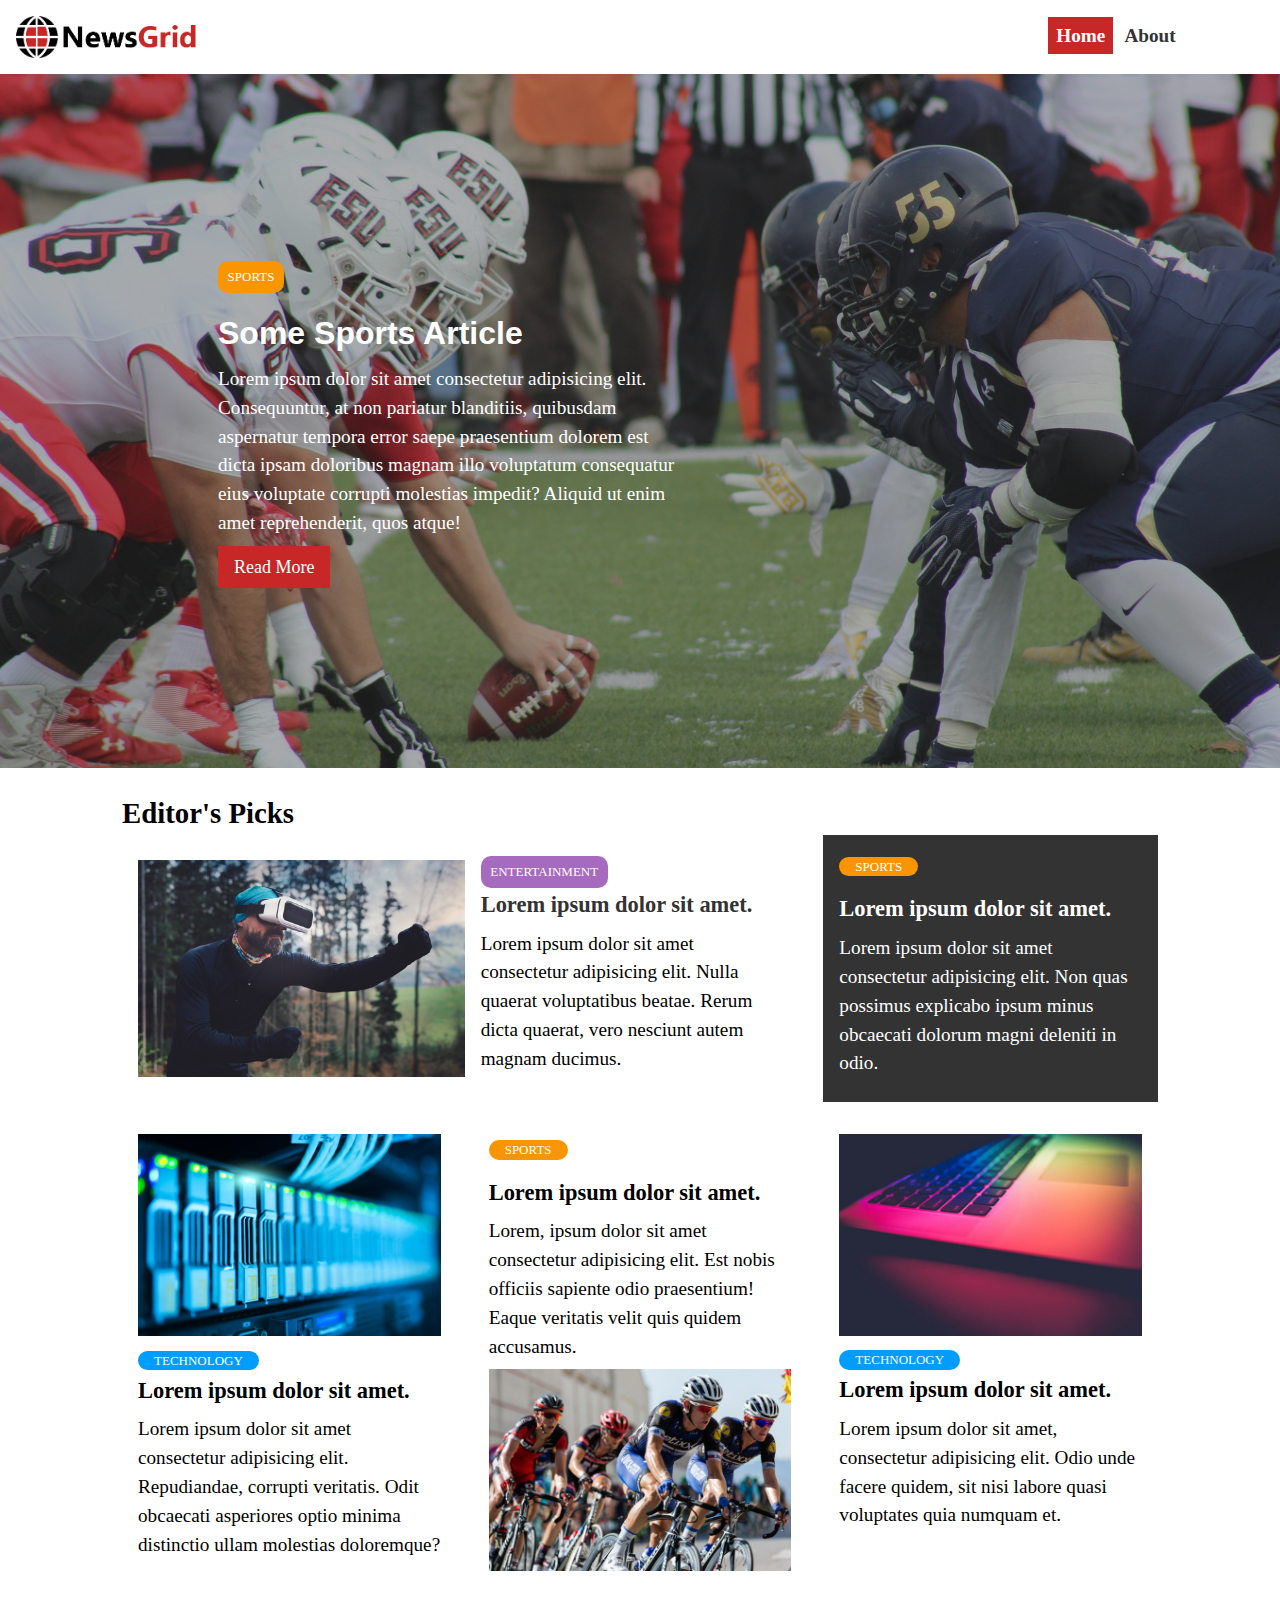
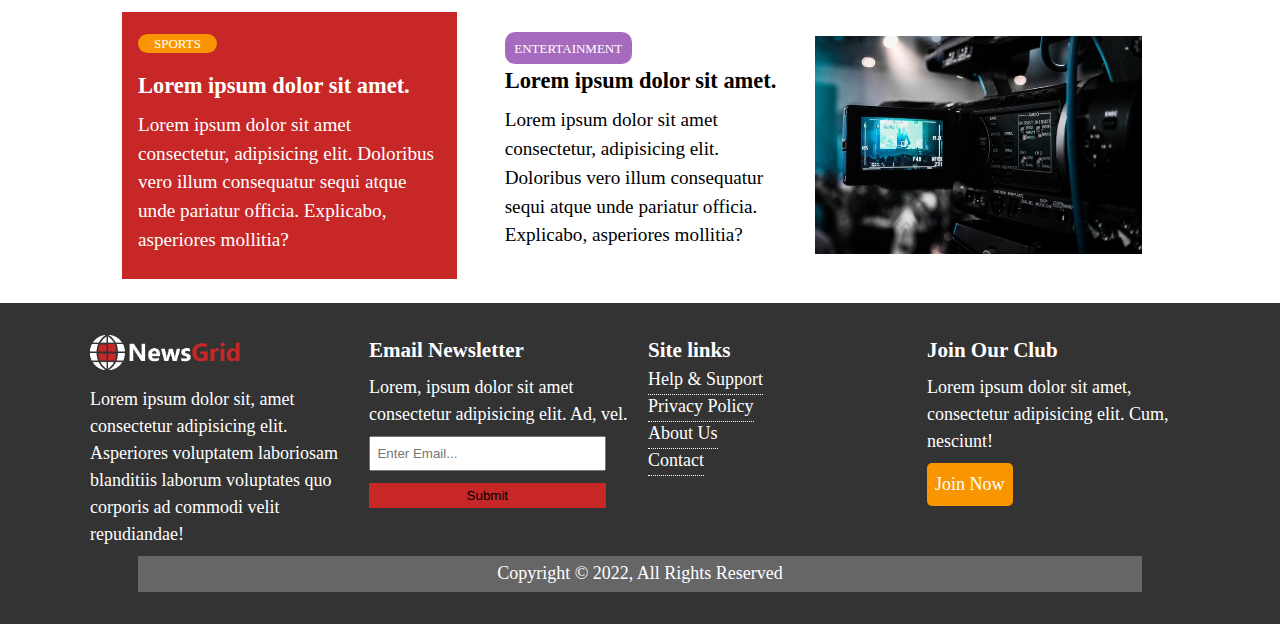
<file: index.html>
<!DOCTYPE html>
<html lang="en">
<head>
  <meta charset="UTF-8">
  <meta http-equiv="X-UA-Compatible" content="IE=edge">
  <meta name="viewport" content="width=device-width, initial-scale=1.0">
  <link rel="stylesheet" href="https://use.fontawesome.com/releases/v5.6.3/css/all.css" integrity="sha384-UHRtZLI+pbxtHCWp1t77Bi1L4ZtiqrqD80Kn4Z8NTSRyMA2Fd33n5dQ8lWUE00s/" crossorigin="anonymous">
  <link rel="stylesheet" href="./Newsgrid2.css">
  <link rel="stylesheet"  media="screen and (max-width: 768px)" href="./MobileNewsgrid.css">
  <link rel="shortcut icon" type="image/x-icon" href="favicon.ico">
  <title>News Grid2 | Latest News </title>
</head>
<body>
  <nav id="navbar">
    <div class="navbar">
      <img src="./IMGS2/logo.png" alt="drag" class="logo">
      <div class="socials">
      <a href="http:/facebook.com" target="_blank"><i class="fab fa-facebook fa-2x"></i></a>
      <a href="http:/twitter.com"  target="_blank"><i class="fab fa-twitter fa-2x"></i></a>
      <a href="http:/instagram.com"  target="_blank"><i class="fab fa-instagram fa-2x"></i></a>
      <a href="http:/youtube.com"  target="_blank"><i class="fab fa-youtube fa-2x"></i></a>
    </div>
    <ul>
      <li><a href="index.html" class="current">Home</a></li>
      <li><a href="About.html">About</a></li>
    </ul>
    </div>
  </nav>
 <!-- Showcase -->
 <header id="showcase">
  <div class="container">
    <div class="showcase-container">
      <div class="showcase-content">
        <div class="category category-sports">Sports</div>
        <h1>Some Sports Article</h1>
        <p>Lorem ipsum dolor sit amet consectetur adipisicing elit. Consequuntur, at non pariatur blanditiis, quibusdam aspernatur tempora error saepe praesentium dolorem est dicta ipsam doloribus magnam illo voluptatum consequatur eius voluptate corrupti molestias impedit? Aliquid ut enim amet reprehenderit, quos atque!</p>
        <a href="home-articles" class="btn btn-primary">Read More</a>
      </div>
    </div>
  </div>
</header>
<section id="card" class="py-2">
  <div class="wrap">
  <h2>Editor's Picks</h2>
  <div class="card1">
  <article class="card">
    <img src="./ARTICLE2/ent1.jpg" alt="drag">
    <div>
    <div class="category category-ent">ENTERTAINMENT</div>
    <h3><a href="article.html">Lorem ipsum dolor sit amet.</a></h3>
    <p>Lorem ipsum dolor sit amet consectetur adipisicing elit. Nulla quaerat voluptatibus beatae. Rerum dicta quaerat, vero nesciunt autem magnam ducimus.</p>
  </div>
  </article>
  <article class="card bg-dark">
    <div class=" category category-sports">SPORTS</div>
    <h3>Lorem ipsum dolor sit amet.</h3>
    <p>Lorem ipsum dolor sit amet consectetur adipisicing elit. Non quas possimus explicabo ipsum minus obcaecati dolorum magni deleniti in odio.</p>
  </article>
  <article class="card">
    <img src="./ARTICLE2/tech1.jpg" alt="drag">
    <div class="category category-tech">TECHNOLOGY</div>
    <h3>Lorem ipsum dolor sit amet.</h3>
    <p>Lorem ipsum dolor sit amet consectetur adipisicing elit. Repudiandae, corrupti veritatis. Odit obcaecati asperiores optio minima distinctio ullam molestias doloremque?</p>
  </article>
  <article class="card">
    <div class="category category-sports">SPORTS</div>
    <h3>Lorem ipsum dolor sit amet.</h3>
    <p>Lorem, ipsum dolor sit amet consectetur adipisicing elit. Est nobis officiis sapiente odio praesentium! Eaque veritatis velit quis quidem accusamus.</p>
    <img src="./ARTICLE2/sports1.jpg" alt="drag">
  </article>
  <article class="card">
    <img src="./ARTICLE2/tech2.jpg" alt="">
    <div class="category category-tech">TECHNOLOGY</div>
    <h3>Lorem ipsum dolor sit amet.</h3>
    <p>Lorem ipsum dolor sit amet, consectetur adipisicing elit. Odio unde facere quidem, sit nisi labore quasi voluptates quia numquam et.</p>
  </article>
  <article class="card bg-light">
    <div class="category category-sports">SPORTS</div>
    <h3>Lorem ipsum dolor sit amet.</h3>
    <p>Lorem ipsum dolor sit amet consectetur, adipisicing elit. Doloribus vero illum consequatur sequi atque unde pariatur officia. Explicabo, asperiores mollitia?</p>
  </article>
  <article class="card">
    <div>
      <div class="category category-ent">ENTERTAINMENT</div>
      <h3>Lorem ipsum dolor sit amet.</h3>
      <p>Lorem ipsum dolor sit amet consectetur, adipisicing elit. Doloribus vero illum consequatur sequi atque unde pariatur officia. Explicabo, asperiores mollitia?</p>
    </div>
    <img src="./ARTICLE2/ent2.jpg" alt="drag">
      </article>
      </div>
  </div>
</section>
<!-- Footer -->
<footer id="foot">
  <div class="last1">
  <div class="last">
    <div>
      <img src="./IMGS2/logo_light.png" alt="">
      <p>Lorem ipsum dolor sit, amet consectetur adipisicing elit. Asperiores voluptatem laboriosam blanditiis laborum voluptates quo corporis ad commodi velit repudiandae!</p>
    </div>
    <div>
      <h3>Email Newsletter</h3>
      <p>Lorem, ipsum dolor sit amet consectetur adipisicing elit. Ad, vel.</p>
      <form>
        <input type="email" placeholder="Enter Email...">
        <input type="submit" name="Submit" class="submit">
      </form>
    </div>
    <div class="center">
      <h3>Site links</h3>
      <ul>
        <li><a href="#">Help & Support</a></li>
        <li><a href="#">Privacy Policy</a></li>
        <li><a href="#">About Us</a></li>
        <li><a href="#">Contact</a></li>
      </ul>
    </div>
    <div>
      <h3>Join Our Club</h3>
      <p class="join1">Lorem ipsum dolor sit amet, consectetur adipisicing elit. Cum, nesciunt!</p>
      <a href="#" class="join">Join Now</a>
    </div>
  </div>
  <p class="copy">Copyright &copy; 2022, All Rights Reserved</p>
  </div>
</footer>
</body>
</html>
</file>
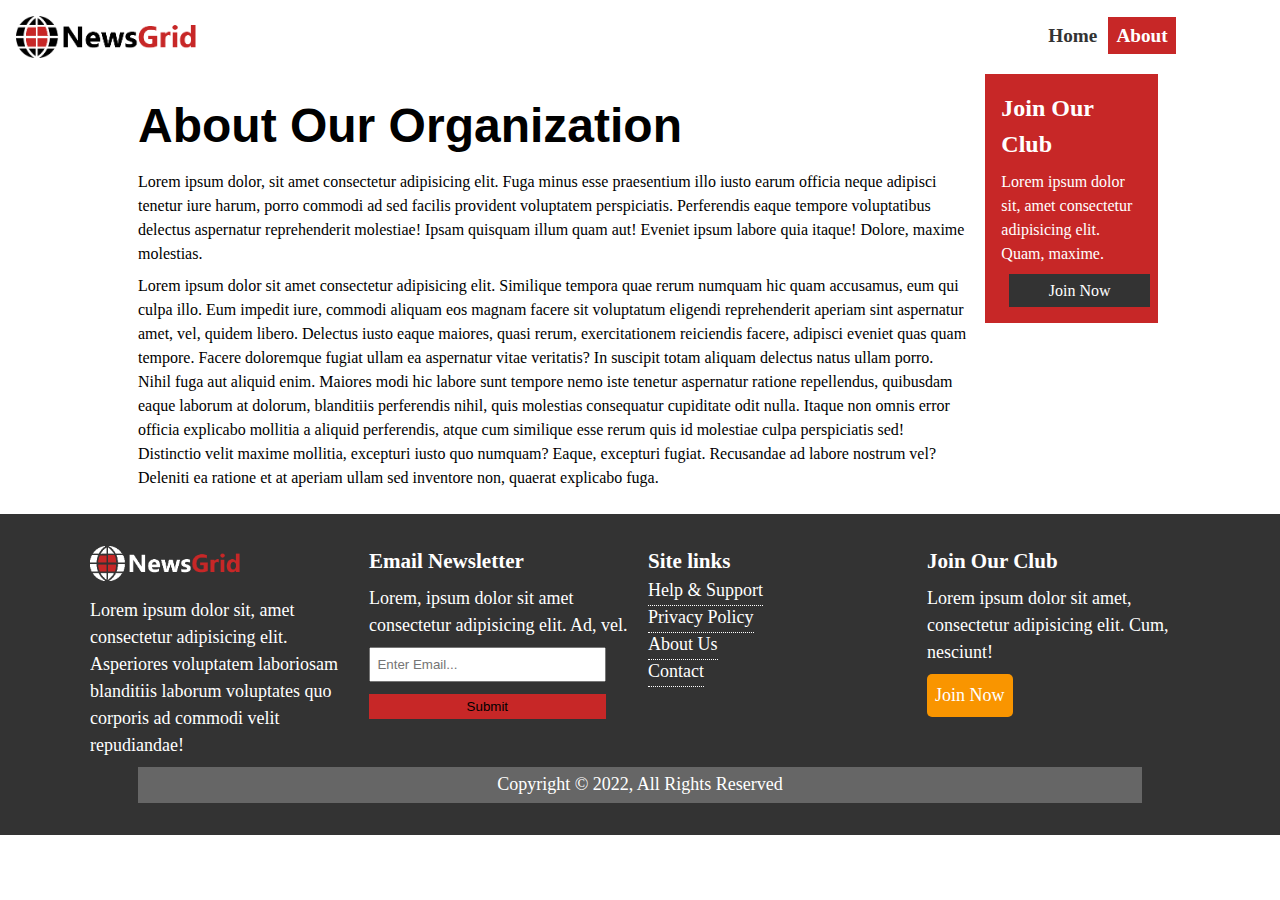
<file: About.html>
<!DOCTYPE html>
<html lang="en">
<head>
  <meta charset="UTF-8">
  <meta http-equiv="X-UA-Compatible" content="IE=edge">
  <meta name="viewport" content="width=device-width, initial-scale=1.0">
  <link rel="stylesheet" href="https://use.fontawesome.com/releases/v5.6.3/css/all.css" integrity="sha384-UHRtZLI+pbxtHCWp1t77Bi1L4ZtiqrqD80Kn4Z8NTSRyMA2Fd33n5dQ8lWUE00s/" crossorigin="anonymous">
  <link rel="stylesheet" href="./Newsgrid2.css">
  <link rel="stylesheet"  media="screen and (max-width: 768px)" href="./MobileNewsgrid.css">
  <link rel="shortcut icon" type="image/x-icon" href="favicon.ico">
  <title>News Grid2 | Latest News </title>
</head>
<body>
  <nav id="navbar">
    <div class="navbar">
      <img src="./IMGS2/logo.png" alt="drag" class="logo">
      <div class="socials">
      <a href="http:/facebook.com" target="_blank"><i class="fab fa-facebook fa-2x"></i></a>
      <a href="http:/twitter.com"  target="_blank"><i class="fab fa-twitter fa-2x"></i></a>
      <a href="http:/instagram.com"  target="_blank"><i class="fab fa-instagram fa-2x"></i></a>
      <a href="http:/youtube.com"  target="_blank"><i class="fab fa-youtube fa-2x"></i></a>
    </div>
    <ul>
      <li><a href="index.html" >Home</a></li>
      <li><a href="About.html" class="current">About</a></li>
    </ul>
    </div>
  </nav>
 <section id="about">
  <div class="container">
    <div class="page-container">
      <article class="card">
        <h1 class="l-heading">About Our Organization</h1>
          <p>Lorem ipsum dolor, sit amet consectetur adipisicing elit. Fuga minus esse praesentium illo iusto earum officia neque adipisci tenetur iure harum, porro commodi ad sed facilis provident voluptatem perspiciatis. Perferendis eaque tempore voluptatibus delectus aspernatur reprehenderit molestiae! Ipsam quisquam illum quam aut! Eveniet ipsum labore quia itaque! Dolore, maxime molestias.</p>
          <p>Lorem ipsum dolor sit amet consectetur adipisicing elit. Similique tempora quae rerum numquam hic quam accusamus, eum qui culpa illo. Eum impedit iure, commodi aliquam eos magnam facere sit voluptatum eligendi reprehenderit aperiam sint aspernatur amet, vel, quidem libero. Delectus iusto eaque maiores, quasi rerum, exercitationem reiciendis facere, adipisci eveniet quas quam tempore. Facere doloremque fugiat ullam ea aspernatur vitae veritatis? In suscipit totam aliquam delectus natus ullam porro. Nihil fuga aut aliquid enim. Maiores modi hic labore sunt tempore nemo iste tenetur aspernatur ratione repellendus, quibusdam eaque laborum at dolorum, blanditiis perferendis nihil, quis molestias consequatur cupiditate odit nulla. Itaque non omnis error officia explicabo mollitia a aliquid perferendis, atque cum similique esse rerum quis id molestiae culpa perspiciatis sed! Distinctio velit maxime mollitia, excepturi iusto quo numquam? Eaque, excepturi fugiat. Recusandae ad labore nostrum vel? Deleniti ea ratione et at aperiam ullam sed inventore non, quaerat explicabo fuga.</p>
        
      </article>
      <aside class="card bg-primary side">
        <h2>Join Our Club</h2>
        <p>Lorem ipsum dolor sit, amet consectetur adipisicing elit. Quam, maxime.</p>
        <a href="#" class="copy1">Join Now</a>
      </aside>
    </div>
  </div>
 </section>
<!-- Footer -->
<footer id="foot">
  <div class="last1">
  <div class="last">
    <div>
      <img src="./IMGS2/logo_light.png" alt="">
      <p>Lorem ipsum dolor sit, amet consectetur adipisicing elit. Asperiores voluptatem laboriosam blanditiis laborum voluptates quo corporis ad commodi velit repudiandae!</p>
    </div>
    <div>
      <h3>Email Newsletter</h3>
      <p>Lorem, ipsum dolor sit amet consectetur adipisicing elit. Ad, vel.</p>
      <form>
        <input type="email" placeholder="Enter Email...">
        <input type="submit" name="Submit" class="submit">
      </form>
    </div>
    <div class="center">
      <h3>Site links</h3>
      <ul>
        <li><a href="#">Help & Support</a></li>
        <li><a href="#">Privacy Policy</a></li>
        <li><a href="#">About Us</a></li>
        <li><a href="#">Contact</a></li>
      </ul>
    </div>
    <div>
      <h3>Join Our Club</h3>
      <p class="join1">Lorem ipsum dolor sit amet, consectetur adipisicing elit. Cum, nesciunt!</p>
      <a href="#" class="join">Join Now</a>
    </div>
  </div>
  <p class="copy">Copyright &copy; 2022, All Rights Reserved</p>
  </div>
</footer>
</body>
</html>
</file>
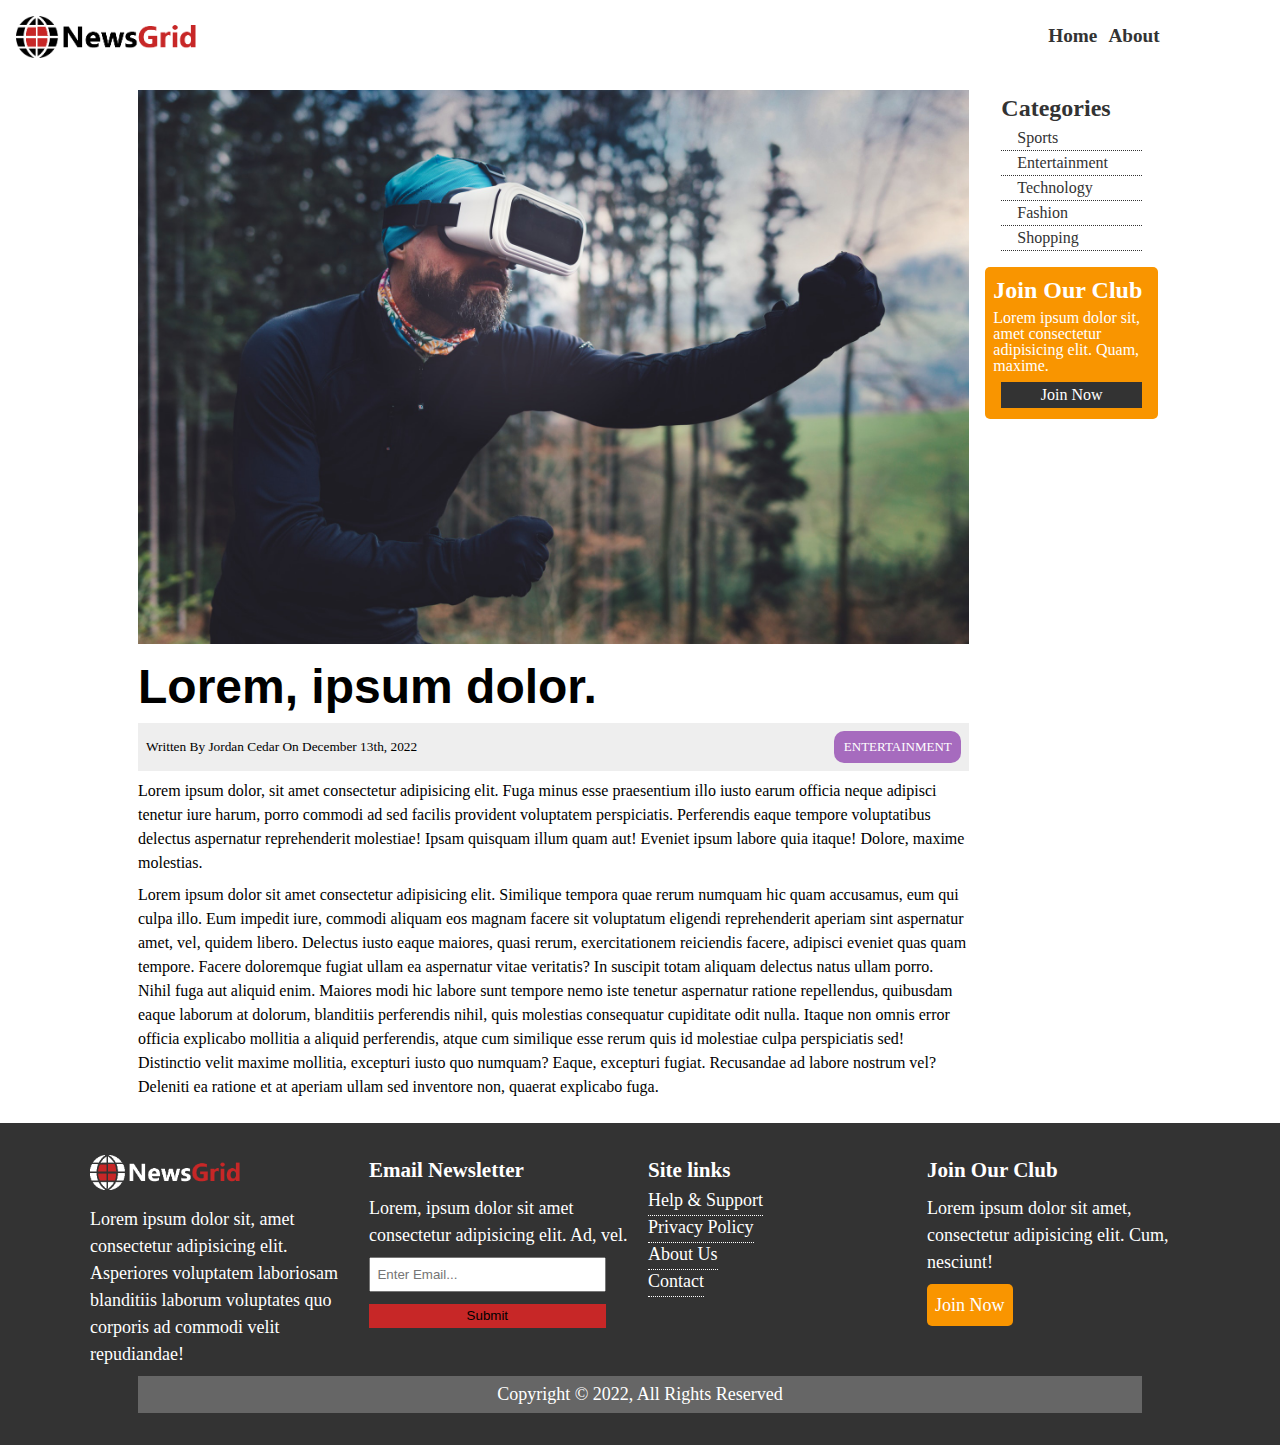
<file: article.html>
<!DOCTYPE html>
<html lang="en">
<head>
  <meta charset="UTF-8">
  <meta http-equiv="X-UA-Compatible" content="IE=edge">
  <meta name="viewport" content="width=device-width, initial-scale=1.0">
  <link rel="stylesheet" href="https://use.fontawesome.com/releases/v5.6.3/css/all.css" integrity="sha384-UHRtZLI+pbxtHCWp1t77Bi1L4ZtiqrqD80Kn4Z8NTSRyMA2Fd33n5dQ8lWUE00s/" crossorigin="anonymous">
  <link rel="stylesheet" href="./Newsgrid2.css">
  <link rel="stylesheet" media="screen and (max-width: 768px)" href="./MobileNewsgrid.css">
  <link rel="shortcut icon" type="image/x-icon" href="favicon.ico">
  <title>News Grid2 | Latest News </title>
</head>
<body>
  <nav id="navbar">
    <div class="navbar">
      <img src="./IMGS2/logo.png" alt="drag" class="logo">
      <div class="socials">
      <a href="http:/facebook.com" target="_blank"><i class="fab fa-facebook fa-2x"></i></a>
      <a href="http:/twitter.com"  target="_blank"><i class="fab fa-twitter fa-2x"></i></a>
      <a href="http:/instagram.com"  target="_blank"><i class="fab fa-instagram fa-2x"></i></a>
      <a href="http:/youtube.com"  target="_blank"><i class="fab fa-youtube fa-2x"></i></a>
    </div>
    <ul>
      <li><a href="index.html" >Home</a></li>
      <li><a href="About.html" >About</a></li>
    </ul>
    </div>
  </nav>
 <section id="article">
  <div class="container">
    <div class="page-container">
      <article class="card">
        <img src="./ARTICLE2/ent1.jpg" alt="">
        <h1 class="l-heading">Lorem, ipsum dolor.</h1>
        <div class="meta">
          <small>
            <i class="fas fa-user"></i> Written By Jordan Cedar On December 13th, 2022
          </small>
          <div class="category category-ent">Entertainment</div>
        </div>
          <p>Lorem ipsum dolor, sit amet consectetur adipisicing elit. Fuga minus esse praesentium illo iusto earum officia neque adipisci tenetur iure harum, porro commodi ad sed facilis provident voluptatem perspiciatis. Perferendis eaque tempore voluptatibus delectus aspernatur reprehenderit molestiae! Ipsam quisquam illum quam aut! Eveniet ipsum labore quia itaque! Dolore, maxime molestias.</p>
          <p>Lorem ipsum dolor sit amet consectetur adipisicing elit. Similique tempora quae rerum numquam hic quam accusamus, eum qui culpa illo. Eum impedit iure, commodi aliquam eos magnam facere sit voluptatum eligendi reprehenderit aperiam sint aspernatur amet, vel, quidem libero. Delectus iusto eaque maiores, quasi rerum, exercitationem reiciendis facere, adipisci eveniet quas quam tempore. Facere doloremque fugiat ullam ea aspernatur vitae veritatis? In suscipit totam aliquam delectus natus ullam porro. Nihil fuga aut aliquid enim. Maiores modi hic labore sunt tempore nemo iste tenetur aspernatur ratione repellendus, quibusdam eaque laborum at dolorum, blanditiis perferendis nihil, quis molestias consequatur cupiditate odit nulla. Itaque non omnis error officia explicabo mollitia a aliquid perferendis, atque cum similique esse rerum quis id molestiae culpa perspiciatis sed! Distinctio velit maxime mollitia, excepturi iusto quo numquam? Eaque, excepturi fugiat. Recusandae ad labore nostrum vel? Deleniti ea ratione et at aperiam ullam sed inventore non, quaerat explicabo fuga.</p>
        
      </article>
      <aside id="categories" class="card">
        <h2>Categories</h2>
        <ul class="list">
          <li><a href="#"><i class="fas fa-chevron-right"></i>Sports</a></li>
          <li><a href="#"><i class="fas fa-chevron-right"></i>Entertainment</a></li>
          <li><a href="#"><i class="fas fa-chevron-right"></i>Technology</a></li>
          <li><a href="#"><i class="fas fa-chevron-right"></i>Fashion</a></li>
          <li><a href="#"><i class="fas fa-chevron-right"></i>Shopping</a></li>
        </ul>
      </aside>

      <aside class="card bg-secondary join line ">
        <h2>Join Our Club</h2>
        <p>Lorem ipsum dolor sit, amet consectetur adipisicing elit. Quam, maxime.</p>
        <a href="#" class="copy1">Join Now</a>
      </aside>
    </div>
  </div>
 </section>
<!-- Footer -->
<footer id="foot">
  <div class="last1">
  <div class="last">
    <div>
      <img src="./IMGS2/logo_light.png" alt="">
      <p>Lorem ipsum dolor sit, amet consectetur adipisicing elit. Asperiores voluptatem laboriosam blanditiis laborum voluptates quo corporis ad commodi velit repudiandae!</p>
    </div>
    <div>
      <h3>Email Newsletter</h3>
      <p>Lorem, ipsum dolor sit amet consectetur adipisicing elit. Ad, vel.</p>
      <form>
        <input type="email" placeholder="Enter Email...">
        <input type="submit" name="Submit" class="submit">
      </form>
    </div>
    <div class="center">
      <h3>Site links</h3>
      <ul>
        <li><a href="#">Help & Support</a></li>
        <li><a href="#">Privacy Policy</a></li>
        <li><a href="#">About Us</a></li>
        <li><a href="#">Contact</a></li>
      </ul>
    </div>
    <div>
      <h3>Join Our Club</h3>
      <p class="join1">Lorem ipsum dolor sit amet, consectetur adipisicing elit. Cum, nesciunt!</p>
      <a href="#" class="join">Join Now</a>
    </div>
  </div>
  <p class="copy">Copyright &copy; 2022, All Rights Reserved</p>
  </div>
</footer>
</body>
</html>
</file>
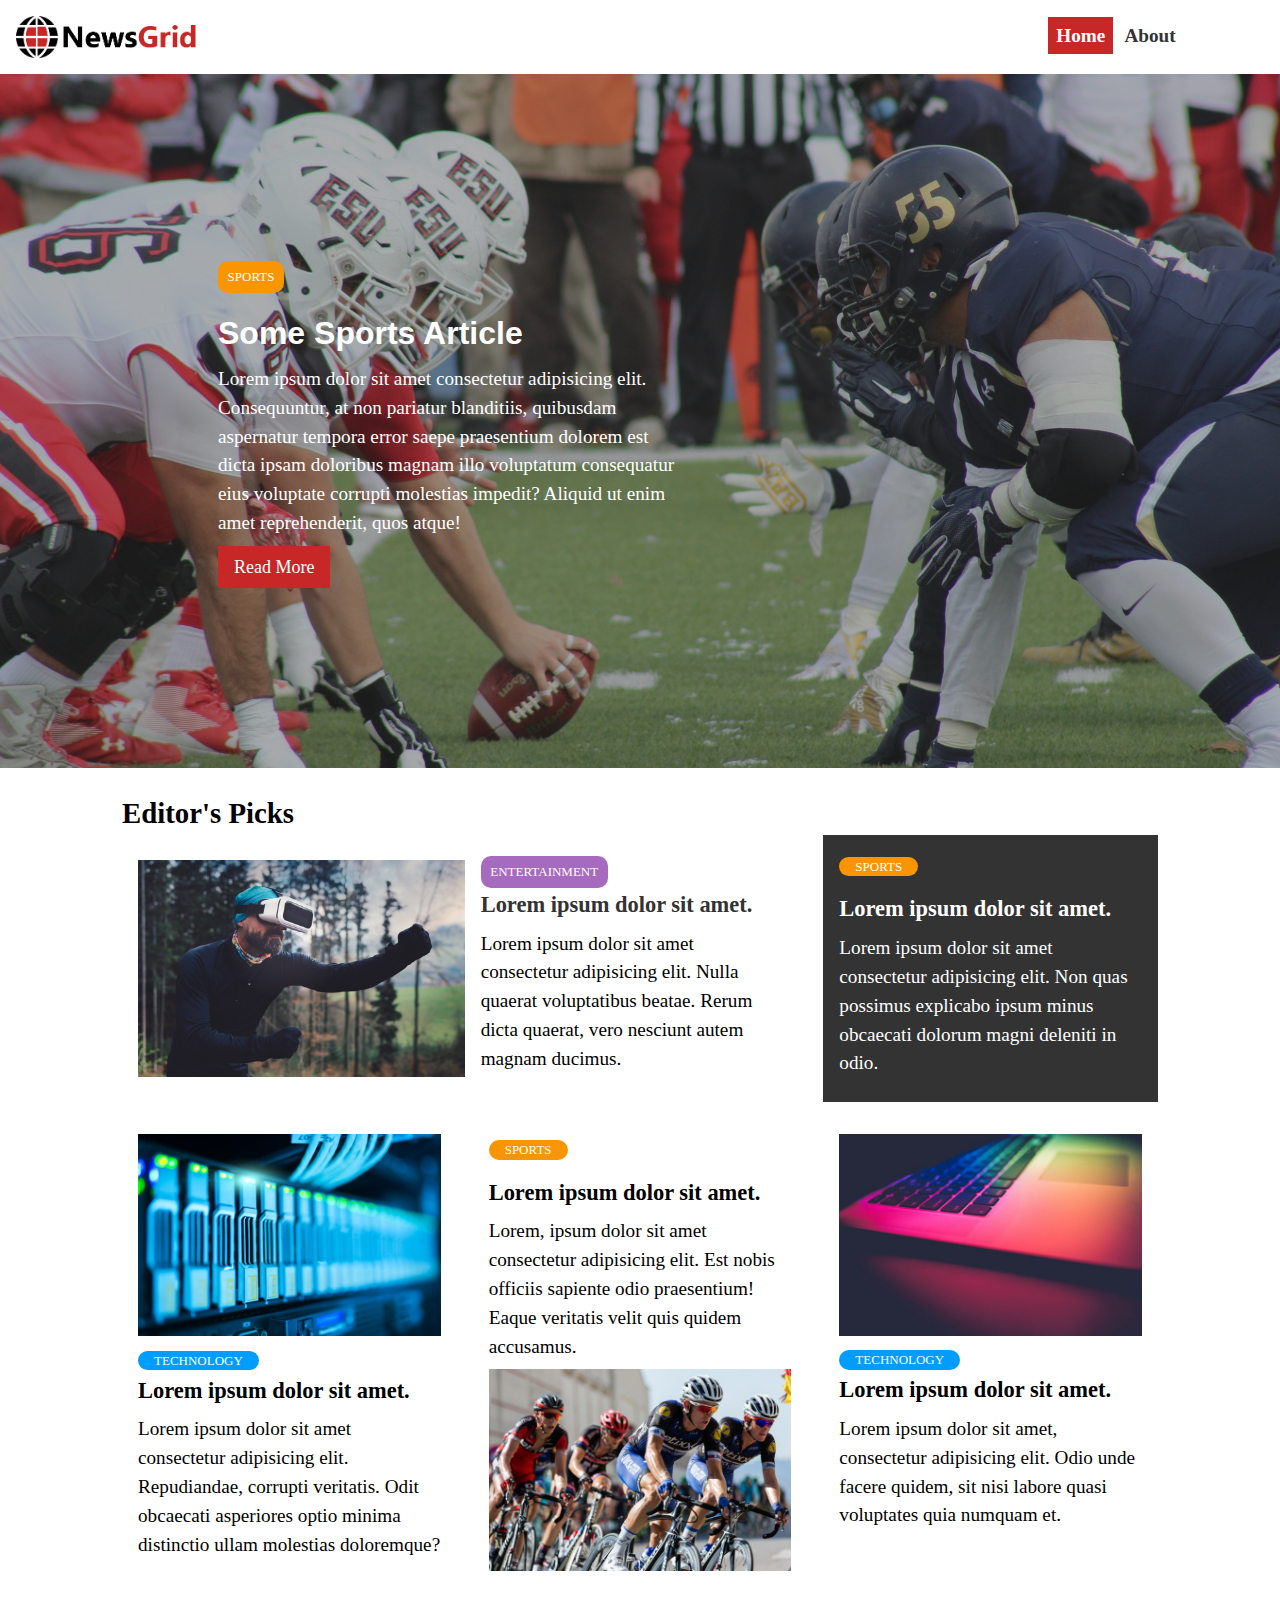
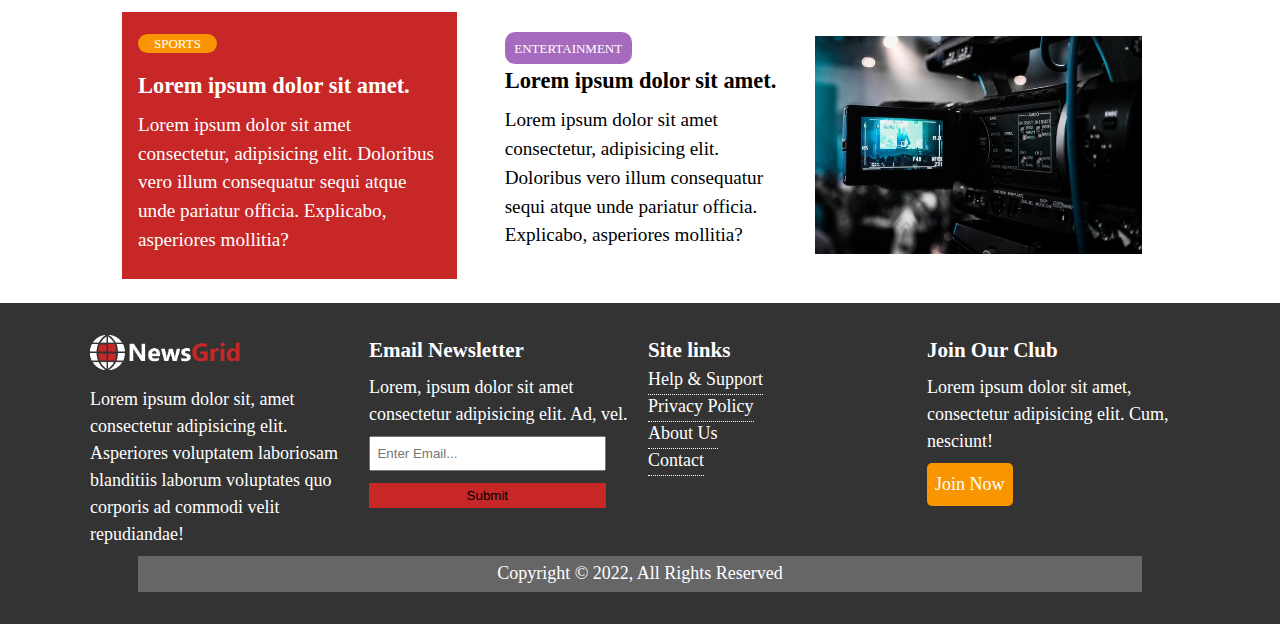
<file: Newsgrid2.html>
<!DOCTYPE html>
<html lang="en">
<head>
  <meta charset="UTF-8">
  <meta http-equiv="X-UA-Compatible" content="IE=edge">
  <meta name="viewport" content="width=device-width, initial-scale=1.0">
  <link rel="stylesheet" href="https://use.fontawesome.com/releases/v5.6.3/css/all.css" integrity="sha384-UHRtZLI+pbxtHCWp1t77Bi1L4ZtiqrqD80Kn4Z8NTSRyMA2Fd33n5dQ8lWUE00s/" crossorigin="anonymous">
  <link rel="stylesheet" href="./Newsgrid2.css">
  <link rel="stylesheet"  media="screen and (max-width: 768px)" href="./MobileNewsgrid.css">
  <link rel="shortcut icon" type="image/x-icon" href="favicon.ico">
  <title>News Grid2 | Latest News </title>
</head>
<body>
  <nav id="navbar">
    <div class="navbar">
      <img src="./IMGS2/logo.png" alt="drag" class="logo">
      <div class="socials">
      <a href="http:/facebook.com" target="_blank"><i class="fab fa-facebook fa-2x"></i></a>
      <a href="http:/twitter.com"  target="_blank"><i class="fab fa-twitter fa-2x"></i></a>
      <a href="http:/instagram.com"  target="_blank"><i class="fab fa-instagram fa-2x"></i></a>
      <a href="http:/youtube.com"  target="_blank"><i class="fab fa-youtube fa-2x"></i></a>
    </div>
    <ul>
      <li><a href="Newsgrid2.html" class="current">Home</a></li>
      <li><a href="About.html">About</a></li>
    </ul>
    </div>
  </nav>
 <!-- Showcase -->
 <header id="showcase">
  <div class="container">
    <div class="showcase-container">
      <div class="showcase-content">
        <div class="category category-sports">Sports</div>
        <h1>Some Sports Article</h1>
        <p>Lorem ipsum dolor sit amet consectetur adipisicing elit. Consequuntur, at non pariatur blanditiis, quibusdam aspernatur tempora error saepe praesentium dolorem est dicta ipsam doloribus magnam illo voluptatum consequatur eius voluptate corrupti molestias impedit? Aliquid ut enim amet reprehenderit, quos atque!</p>
        <a href="home-articles" class="btn btn-primary">Read More</a>
      </div>
    </div>
  </div>
</header>
<section id="card" class="py-2">
  <div class="wrap">
  <h2>Editor's Picks</h2>
  <div class="card1">
  <article class="card">
    <img src="./ARTICLE2/ent1.jpg" alt="drag">
    <div>
    <div class="category category-ent">ENTERTAINMENT</div>
    <h3><a href="article.html">Lorem ipsum dolor sit amet.</a></h3>
    <p>Lorem ipsum dolor sit amet consectetur adipisicing elit. Nulla quaerat voluptatibus beatae. Rerum dicta quaerat, vero nesciunt autem magnam ducimus.</p>
  </div>
  </article>
  <article class="card bg-dark">
    <div class=" category category-sports">SPORTS</div>
    <h3>Lorem ipsum dolor sit amet.</h3>
    <p>Lorem ipsum dolor sit amet consectetur adipisicing elit. Non quas possimus explicabo ipsum minus obcaecati dolorum magni deleniti in odio.</p>
  </article>
  <article class="card">
    <img src="./ARTICLE2/tech1.jpg" alt="drag">
    <div class="category category-tech">TECHNOLOGY</div>
    <h3>Lorem ipsum dolor sit amet.</h3>
    <p>Lorem ipsum dolor sit amet consectetur adipisicing elit. Repudiandae, corrupti veritatis. Odit obcaecati asperiores optio minima distinctio ullam molestias doloremque?</p>
  </article>
  <article class="card">
    <div class="category category-sports">SPORTS</div>
    <h3>Lorem ipsum dolor sit amet.</h3>
    <p>Lorem, ipsum dolor sit amet consectetur adipisicing elit. Est nobis officiis sapiente odio praesentium! Eaque veritatis velit quis quidem accusamus.</p>
    <img src="./ARTICLE2/sports1.jpg" alt="drag">
  </article>
  <article class="card">
    <img src="./ARTICLE2/tech2.jpg" alt="">
    <div class="category category-tech">TECHNOLOGY</div>
    <h3>Lorem ipsum dolor sit amet.</h3>
    <p>Lorem ipsum dolor sit amet, consectetur adipisicing elit. Odio unde facere quidem, sit nisi labore quasi voluptates quia numquam et.</p>
  </article>
  <article class="card bg-light">
    <div class="category category-sports">SPORTS</div>
    <h3>Lorem ipsum dolor sit amet.</h3>
    <p>Lorem ipsum dolor sit amet consectetur, adipisicing elit. Doloribus vero illum consequatur sequi atque unde pariatur officia. Explicabo, asperiores mollitia?</p>
  </article>
  <article class="card">
    <div>
      <div class="category category-ent">ENTERTAINMENT</div>
      <h3>Lorem ipsum dolor sit amet.</h3>
      <p>Lorem ipsum dolor sit amet consectetur, adipisicing elit. Doloribus vero illum consequatur sequi atque unde pariatur officia. Explicabo, asperiores mollitia?</p>
    </div>
    <img src="./ARTICLE2/ent2.jpg" alt="drag">
      </article>
      </div>
  </div>
</section>
<!-- Footer -->
<footer id="foot">
  <div class="last1">
  <div class="last">
    <div>
      <img src="./IMGS2/logo_light.png" alt="">
      <p>Lorem ipsum dolor sit, amet consectetur adipisicing elit. Asperiores voluptatem laboriosam blanditiis laborum voluptates quo corporis ad commodi velit repudiandae!</p>
    </div>
    <div>
      <h3>Email Newsletter</h3>
      <p>Lorem, ipsum dolor sit amet consectetur adipisicing elit. Ad, vel.</p>
      <form>
        <input type="email" placeholder="Enter Email...">
        <input type="submit" name="Submit" class="submit">
      </form>
    </div>
    <div class="center">
      <h3>Site links</h3>
      <ul>
        <li><a href="#">Help & Support</a></li>
        <li><a href="#">Privacy Policy</a></li>
        <li><a href="#">About Us</a></li>
        <li><a href="#">Contact</a></li>
      </ul>
    </div>
    <div>
      <h3>Join Our Club</h3>
      <p class="join1">Lorem ipsum dolor sit amet, consectetur adipisicing elit. Cum, nesciunt!</p>
      <a href="#" class="join">Join Now</a>
    </div>
  </div>
  <p class="copy">Copyright &copy; 2022, All Rights Reserved</p>
  </div>
</footer>
</body>
</html>
</file>
<file: Newsgrid2.css>
:root{
  --primary-color: #c72727;
  --secondary-color: #f99500;
  --light-color: #f3f3f300;
  --dark-color: #333;
  --max-width: 1100px;
}
.category{
  --sports-color: #f99500;
  --ent-color: #a66bbe;
  --tech-color: #009cff;
}
*{
  margin: 0;
  padding: 0;
  box-sizing: border-box;
}
body{
  background: var(--light-color);
  line-height: 1.5;
}
.navbar{
  display: grid;
  grid-template-columns: 6fr 3fr 2fr;
  align-items: center;
  padding: 1rem;
  margin: auto;
  /* display: flex;
  justify-content: space-around; */
  background: #fff;
  position: sticky;
  z-index: 3;
}
.logo{
  width: 180px;
}
p{
  margin: .5rem 0;
}
a{
  color: #333;
  text-decoration: none;
}
.socials {
  justify-content: center;
}
.socials a{
  margin-left: .5rem;
  color: #777;
}
.navbar ul {
  display: flex;
  
 }
.navbar ul li {
  list-style: none;
  
}
img{
  width: 100%;
}
.navbar ul li a{
  text-decoration: none;
  color: #333;
  font-weight: bold;
  font-size: larger;
  margin-left: .7rem;
  
}
.navbar ul li a.current{
  background:var(--primary-color) ;
  padding: .5rem .5rem;
  color: #fff;
}
.navbar ul li a:hover{
  background: #f4f4f4;
  color: var(--dark-color);
  padding: .5rem .5rem;
}
/* Hero */

#showcase{
  color: #fff;
  background: #333;
  padding: 2rem;
  position: relative;
}
#showcase::before{
  content: '';
  position: absolute;
  top: 0;
  left: 0;
  background: url(./IMGS2/featured.jpg) no-repeat center center/cover;
  opacity: 0.6;
  height: 100%;
  width: 100%;
}
#showcase .showcase-container{
  display: grid;
  align-items: center;
  justify-self: center;
  grid-template-columns: repeat( 2, 1fr);
  height: 70vh;
  margin-left: 6rem;
  /* line-height: 1.6rem; */
}
#showcase .showcase-container p{
  margin-bottom: 1rem;
  font-size: larger;
}
.showcase-content{
  z-index: 1;
}
.container{
  max-width: var(--max-width);
  overflow: hidden;
  margin: auto;
  padding: 0 2rem;
}
.category{
  display: inline-block;
  color: #fff;
  font-size: .55rem;
  text-transform: uppercase;
  padding: 0.4rem  0.6rem;
  border-radius: 10px;
  font-size: small;
}
.category-sports
{
  margin-bottom: 1rem;
  background: var(--sports-color);
}
.category-ent{
  background: var(--ent-color);
}
.category-tech{
  background: var(--tech-color);
}
h1{
  font-family: 'Franklin Gothic Medium', 'Arial Narrow', Arial, sans-serif;
  font-size: xx-larger;
}
.btn-primary{
  text-decoration: none;
  background: var(--primary-color);
  padding: 0.7rem 1rem;
  color: #fff;
  font-size: large;
}
/* Articles */
.wrap{
  padding: 0 2rem;
  margin: auto;
  max-width: var(--max-width);
  overflow: hidden;
  font-size: larger;
}
.card{
  padding: 1rem;
  background: #fff;
}
.card > div{
  padding: 0 1rem;
}
   .card1{
    display: grid;
    grid-template-columns: repeat(3, 1fr);
    grid-gap: 1rem;
  }
  
.card1 > *:last-child{
  display: grid;
  grid-template-columns: repeat(2, 1fr);
  grid-column: 2 / span 2;
  align-items: center;
} 
.card1 > *:first-child{
  display: grid;
  grid-template-columns: repeat(2, 1fr);
  grid-column: 1 / span 2;
  align-items: center;
} 
.py-2{
  padding: 1.5rem;
}
.bg-dark{
  background: var(--dark-color);
  color: #fff;
}
.bg-light{
  background: var(--primary-color);
  color: #fff;
}
#article .meta{
  display: flex;
  justify-content: space-between;
  align-items: center;
  background: #eee;
  padding: 0.5rem;
}
/* Footer */
  .last img{
    width: 150px;
}
 #foot{
  background: var(--dark-color);
  color: #fff;
  font-size: large;
 }
 .last1{
  margin: auto;
  overflow: hidden;
  max-width: var(--max-width);
  padding: 2rem 0;
 }
 .last{
  display: grid;
  grid-template-columns: repeat(4, 1fr);
  grid-gap: 1rem;
 }

 .last1 ul li{
  list-style: none;
  
 }
 .last ul li a{
  color: #fff;
  padding-bottom: .3rem;
  border-bottom: 1px dotted #fff;
 }
 .last ul li a:hover{
  color: #999;
  padding-bottom: .3rem;
  border-bottom: 1px dotted #fff;
  
 }
 .last input[type='email']{
  width: 90%;
  padding: .5rem .4rem;
  margin-bottom: .6rem;
 }
 .last input[type='submit']{
  width: 90%;
  padding: .3rem .4rem;
  background: var(--primary-color);
  border: none;
 }
 .last input[type='submit']:hover{
  opacity: 0.7;
 }
 .join1{
  margin-bottom: 1rem;
 }
 .join{
  color: #fff;
  background: var(--secondary-color);
  border: none;
  border-radius: 5px;
  padding: .7rem .5rem;
 }
 .join:hover{
  opacity: 0.7;
 }
 .copy{
  background: #666;
  text-align: center;
  padding: .3rem;
  margin: 0 3rem;
 }
 /* About Page */
 .bg-primary{
  background: var(--primary-color);
  color: #fff;

 }
 .bg-primary a{
  color: #fff;
  text-align: center;
  background: var(--dark-color);
  width: 100%;
  padding: .3rem;
  margin-left: 0  1rem;
  margin-right: 0  1rem;
  display: block;
}
 .bg-primary a:hover{
  background: rgba(153, 153, 153, 0.582);
}
.page-container{
  display: grid;
  grid-template-columns: 5fr 1fr;
}
.page-container > *:first-child{
  grid-row: 1 /span 3;
}
.l-heading{
  font-size: 3rem;
}
/* Article Page */
.copy1{
  color: #FFF;
  text-align: center;
  background: var(--dark-color);
  margin: 0 .5rem;
  padding: .3rem;
  display: block;
}

#categories{
  background: #fff;
  color: var(--dark-color);
  
}
#categories ul li{
  list-style: none;
  border-bottom: 1px dotted #333;
  padding: 0 1rem;
}
.line{
  line-height: 1;
}
</file>
<file: MobileNewsgrid.css>
/* Navigation */
#navbar .socials{
  display: none;
}
#navbar .navbar{
  display: flex;
  flex-direction: column;
  grid-gap: 1.2rem;
}
#navbar ul{
  justify-self: center;

}
.showcase-content{
 margin-left: -4rem;
 line-height: 1.1;
}
.card1{
  grid-template-columns: repeat(2, 1fr);

}
.card1 > *:first-child,
.card1 > *:last-child{
  grid-template-columns: 1fr;
  grid-column: 1;
}
@media(max-width: 500px){
  .container{
    padding: 0 4rem;
    margin: 0;
  }
 #showcase .showcase-container {
    grid-template-columns: 1fr;
    align-items: center;
    justify-self: center;
    padding: 0 0;
    margin: 0;}
    
}
.card1{
  grid-template-columns: 1fr;
}
/* footer */
.last{
  grid-template-columns: 1fr;
  padding: 0 1rem;
}
.join{
  width: 90%;
}
.copy{
  margin-top: 1.5rem;
}
.last > *{
  border-bottom: 1px #e7e7e7 dotted;
  padding-bottom: 1rem;
}
.last > *:nth-child(4){
  border: none;
}
/* About */
.page-container{
  grid-template-columns: 1fr;
  margin-left: -1.5rem;
  text-align: center;
}
.side{
  margin-bottom: 1rem;
  width: 100%;
  margin-left: -.59rem;
}
.copy1{
  margin: auto;
}
/* Article */
.page-container h1{
  font-size: x-large;
}
.page-container{
  margin: auto;
  grid-template-columns: 1fr;
  text-align: center;
}
.meta{
  flex-direction: column;
}
.line{
  margin: auto;
  margin-bottom: .5rem;
  border-radius: 0px;
}
#categories > *{
  margin: .5rem;

}
#categories ul li  {
  margin-bottom: .8rem;
  border-bottom: 1px dotted #333;
}
</file>
